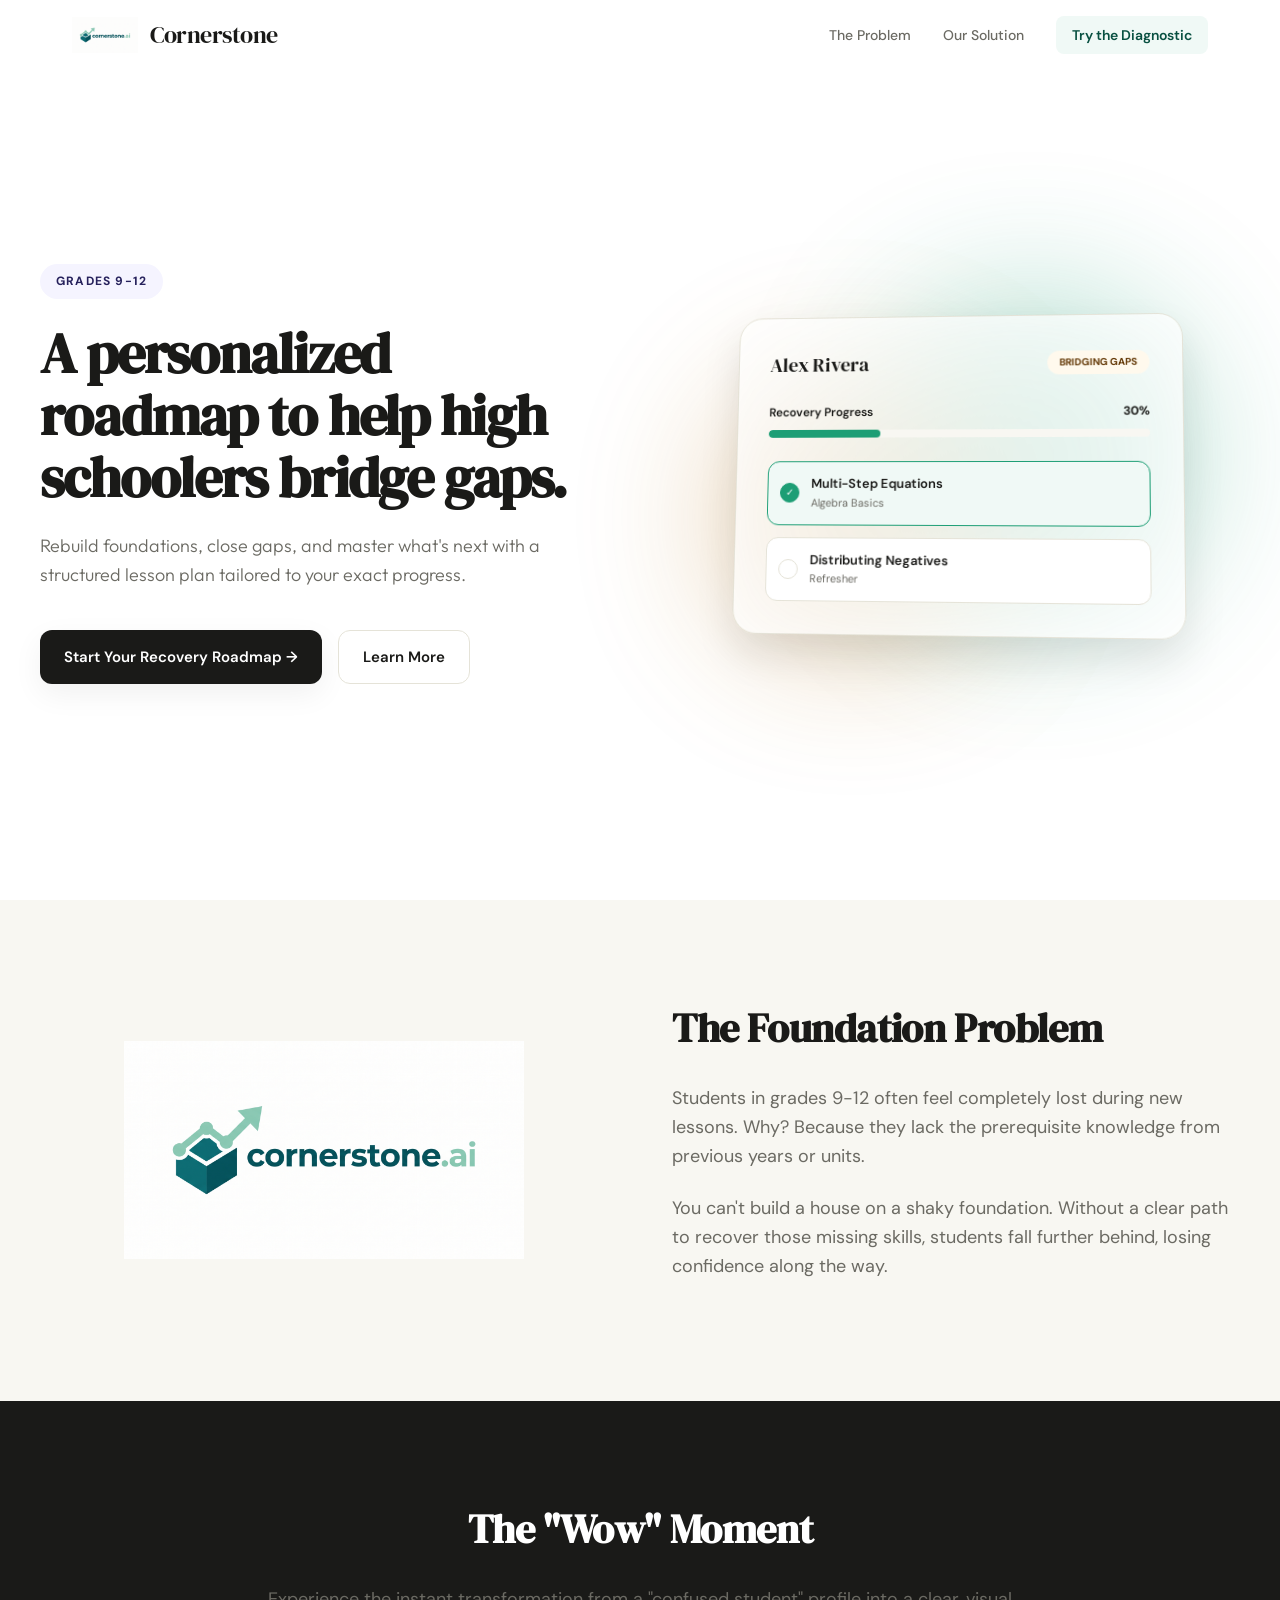
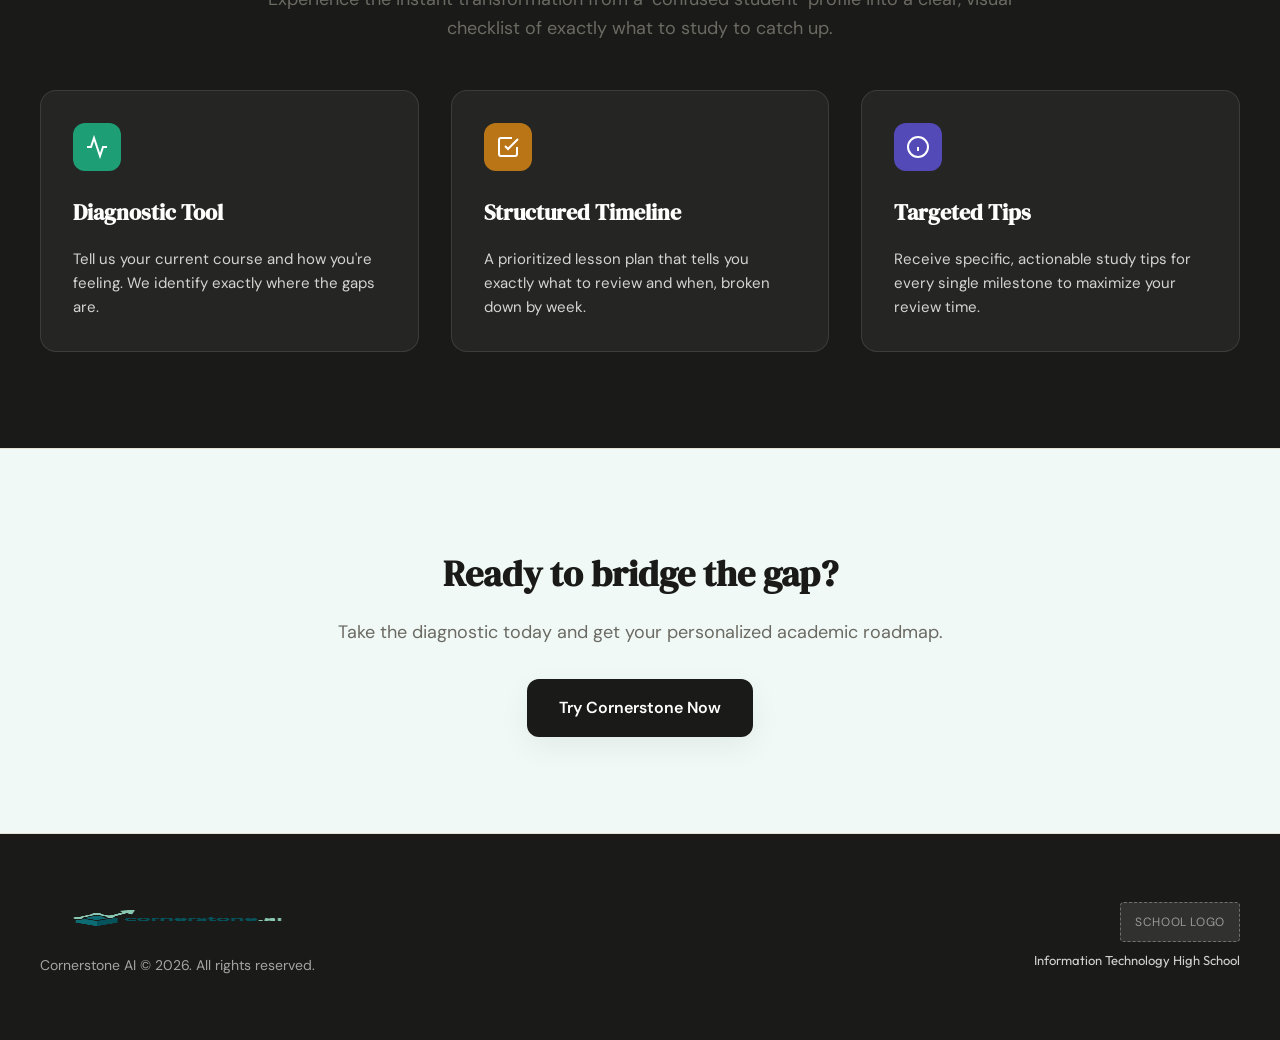
<file: Cornerstone/index.html>
<!DOCTYPE html>
<html lang="en">
<head>
    <meta charset="UTF-8">
    <meta name="viewport" content="width=device-width, initial-scale=1.0">
    <title>Cornerstone | Bridge Your Academic Gaps</title>
    <link rel="stylesheet" href="./style.css">
</head>
<body>
    <!-- Navbar -->
    <nav class="navbar">
        <div class="nav-content">
            <a href="#" class="logo-link">
                <img src="/Design/Logos/CornerStoneAILogo.png" alt="Cornerstone AI Logo" class="nav-logo">
                <span class="logo-text">Cornerstone</span>
            </a>
            <div class="nav-links">
                <a href="#problem">The Problem</a>
                <a href="#solution">Our Solution</a>
                <a href="/CornerStoneAcedemicRoadmap/index.html" class="nav-cta">Try the Diagnostic</a>
            </div>
            <!-- Mobile Menu Toggle -->
            <button class="menu-toggle" id="mobile-menu-btn">
                <svg width="24" height="24" viewBox="0 0 24 24" fill="none" xmlns="http://www.w3.org/2000/svg">
                    <path d="M3 12H21M3 6H21M3 18H21" stroke="currentColor" stroke-width="2" stroke-linecap="round" stroke-linejoin="round"/>
                </svg>
            </button>
        </div>
        <!-- Mobile Menu -->
        <div class="mobile-menu" id="mobile-menu">
            <a href="#problem" class="mobile-link">The Problem</a>
            <a href="#solution" class="mobile-link">Our Solution</a>
            <a href="/CornerStoneAcedemicRoadmap/index.html" class="mobile-cta">Try the Diagnostic</a>
        </div>
    </nav>

    <!-- Hero Section -->
    <header class="hero">
        <div class="hero-container">
            <div class="hero-text animate-up">
                <div class="hero-badge">Grades 9-12</div>
                <h1 class="hero-title">A personalized roadmap to help high schoolers bridge gaps.</h1>
                <p class="hero-subtitle">Rebuild foundations, close gaps, and master what's next with a structured lesson plan tailored to your exact progress.</p>
                <div class="hero-actions">
                    <a href="/CornerStoneAcedemicRoadmap/index.html" class="btn btn-primary">Start Your Recovery Roadmap →</a>
                    <a href="#problem" class="btn btn-secondary">Learn More</a>
                </div>
            </div>
            <div class="hero-visual animate-up delay-1">
                <div class="glass-card mockup-card">
                    <div class="mockup-header">
                        <div class="student-name">Alex Rivera</div>
                        <span class="badge badge-amber">Bridging Gaps</span>
                    </div>
                    <div class="mockup-progress">
                        <div class="pb-label"><span>Recovery Progress</span><strong>30%</strong></div>
                        <div class="pb-track"><div class="pb-fill" style="width: 30%"></div></div>
                    </div>
                    <div class="mockup-items">
                        <div class="m-item done">
                            <div class="check">✓</div>
                            <div>
                                <div class="m-title">Multi-Step Equations</div>
                                <div class="m-sub">Algebra Basics</div>
                            </div>
                        </div>
                        <div class="m-item">
                            <div class="check"></div>
                            <div>
                                <div class="m-title">Distributing Negatives</div>
                                <div class="m-sub">Refresher</div>
                            </div>
                        </div>
                    </div>
                </div>
                <!-- Blob Backgrounds for effect -->
                <div class="blob blob-1"></div>
                <div class="blob blob-2"></div>
            </div>
        </div>
    </header>

    <!-- The Problem Section -->
    <section id="problem" class="section bg-light">
        <div class="section-container">
            <div class="section-grid">
                <div class="visual-col animate-on-scroll">
                    <img src="/Design/Logos/CornerStoneAILogo.png" alt="Cornerstone Icon" class="floating-logo">
                </div>
                <div class="text-col animate-on-scroll">
                    <h2 class="section-title">The Foundation Problem</h2>
                    <p class="section-desc">Students in grades 9-12 often feel completely lost during new lessons. Why? Because they lack the prerequisite knowledge from previous years or units.</p>
                    <p class="section-desc">You can't build a house on a shaky foundation. Without a clear path to recover those missing skills, students fall further behind, losing confidence along the way.</p>
                </div>
            </div>
        </div>
    </section>

    <!-- The Solution Section -->
    <section id="solution" class="section bg-dark">
        <div class="section-container text-center animate-on-scroll">
            <h2 class="section-title text-white">The "Wow" Moment</h2>
            <p class="section-desc text-white-80 max-w-lg mx-auto">Experience the instant transformation from a "confused student" profile into a clear, visual checklist of exactly what to study to catch up.</p>
            
            <div class="features-grid mt-4">
                <div class="feature-card">
                    <div class="feature-icon bg-teal">
                        <svg width="24" height="24" viewBox="0 0 24 24" fill="none" stroke="currentColor" stroke-width="2"><path d="M22 12h-4l-3 9L9 3l-3 9H2"/></svg>
                    </div>
                    <h3>Diagnostic Tool</h3>
                    <p>Tell us your current course and how you're feeling. We identify exactly where the gaps are.</p>
                </div>
                <div class="feature-card">
                    <div class="feature-icon bg-amber">
                        <svg width="24" height="24" viewBox="0 0 24 24" fill="none" stroke="currentColor" stroke-width="2"><path d="M9 11l3 3L22 4"/><path d="M21 12v7a2 2 0 01-2 2H5a2 2 0 01-2-2V5a2 2 0 012-2h11"/></svg>
                    </div>
                    <h3>Structured Timeline</h3>
                    <p>A prioritized lesson plan that tells you exactly what to review and when, broken down by week.</p>
                </div>
                <div class="feature-card">
                    <div class="feature-icon bg-purple">
                        <svg width="24" height="24" viewBox="0 0 24 24" fill="none" stroke="currentColor" stroke-width="2"><circle cx="12" cy="12" r="10"/><path d="M12 16v-4"/><path d="M12 8h.01"/></svg>
                    </div>
                    <h3>Targeted Tips</h3>
                    <p>Receive specific, actionable study tips for every single milestone to maximize your review time.</p>
                </div>
            </div>
        </div>
    </section>

    <!-- CTA Section -->
    <section class="section cta-section">
        <div class="cta-container animate-on-scroll">
            <h2>Ready to bridge the gap?</h2>
            <p>Take the diagnostic today and get your personalized academic roadmap.</p>
            <a href="/CornerStoneAcedemicRoadmap/index.html" class="btn btn-primary btn-large">Try Cornerstone Now</a>
        </div>
    </section>

    <!-- Footer -->
    <footer class="footer">
        <div class="footer-container">
            <div class="footer-brand">
                <img src="/Design/Logos/CornerStoneAiLogoTransparent.png" alt="Cornerstone Logo" class="footer-logo">
                <p>Cornerstone AI &copy; 2026. All rights reserved.</p>
            </div>
            <div class="footer-school">
                <!-- Placeholder for the school logo -->
                <div class="school-logo-placeholder">
                    <span>School Logo</span>
                </div>
                <p class="school-name">Information Technology High School</p>
            </div>
        </div>
    </footer>

    <script src="./script.js"></script>
</body>
</html>
</file>
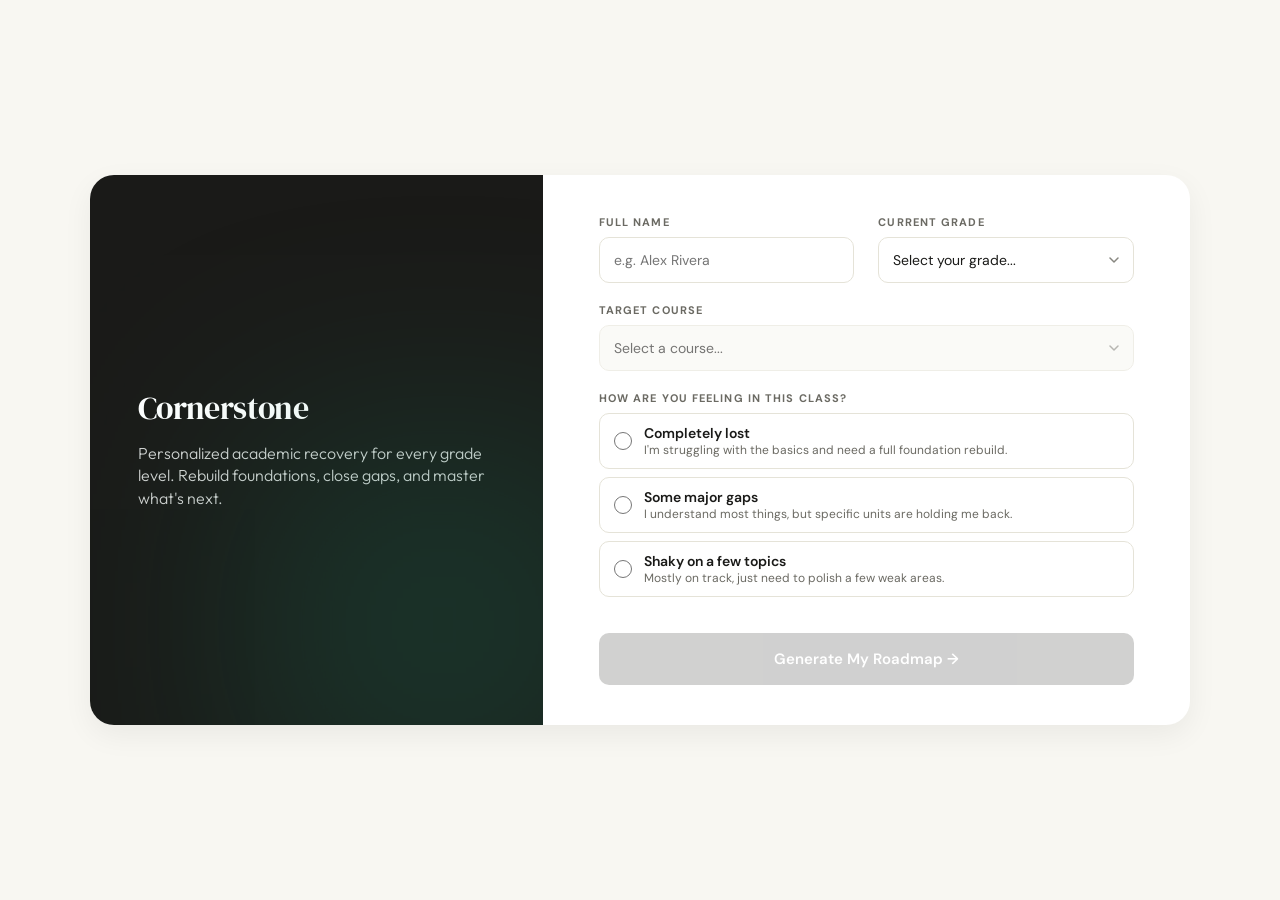
<file: Cornerstone/CornerStoneAcedemicRoadmap/index.html>
<!DOCTYPE html>
<html lang="en">
<head>
  <meta charset="UTF-8">
  <meta name="viewport" content="width=device-width, initial-scale=1.0">
  <title>Cornerstone | Personalized Academic Roadmap</title>
  <link rel="stylesheet" href="./style.css">
</head>
<body>
<div id="app">
  <!-- DIAGNOSTIC SCREEN -->
  <div class="screen active" id="s-diag">
    <div class="diag-container">
      <div class="diag-visual">
        <div class="wordmark">Cornerstone</div>
        <div class="tagline">Personalized academic recovery for every grade level. Rebuild foundations, close gaps, and master what's next.</div>
      </div>
      <div class="diag-form-wrap">
        <div class="form-row">
          <div class="field">
            <div class="field-label">Full Name</div>
            <input type="text" id="inp-name" placeholder="e.g. Alex Rivera" />
          </div>

          <div class="field">
            <div class="field-label">Current Grade</div>
            <select id="inp-grade" onchange="updateCourseOptions()">
              <option value="">Select your grade...</option>
              <option value="9">9th Grade</option>
              <option value="10">10th Grade</option>
              <option value="11">11th Grade</option>
              <option value="12">12th Grade</option>
            </select>
          </div>
        </div>

        <div class="field">
          <div class="field-label">Target Course</div>
          <select id="inp-course" disabled onchange="validateForm()">
            <option value="">Select a course...</option>
          </select>
        </div>

        <div class="field">
          <div class="field-label">How are you feeling in this class?</div>
          <div class="progress-group" id="prog-group">
            <label class="prog-row" onclick="selectProg(this)">
              <input type="radio" name="prog" value="lost" onchange="validateForm()">
              <div>
                <div class="prog-label">Completely lost</div>
                <div class="prog-desc">I'm struggling with the basics and need a full foundation rebuild.</div>
              </div>
            </label>
            <label class="prog-row" onclick="selectProg(this)">
              <input type="radio" name="prog" value="gaps" onchange="validateForm()">
              <div>
                <div class="prog-label">Some major gaps</div>
                <div class="prog-desc">I understand most things, but specific units are holding me back.</div>
              </div>
            </label>
            <label class="prog-row" onclick="selectProg(this)">
              <input type="radio" name="prog" value="shaky" onchange="validateForm()">
              <div>
                <div class="prog-label">Shaky on a few topics</div>
                <div class="prog-desc">Mostly on track, just need to polish a few weak areas.</div>
              </div>
            </label>
          </div>
        </div>

        <button class="cta" id="gen-btn" onclick="generateRoadmap()" disabled>Generate My Roadmap →</button>
      </div>
    </div>
  </div>

  <!-- ROADMAP SCREEN -->
  <div class="screen" id="s-roadmap">
    <div class="roadmap-header">
      <button class="back-btn" onclick="goBack()">← Edit Details</button>
      
      <div class="student-banner">
        <div>
          <div class="student-name" id="r-name"></div>
          <div class="student-meta" id="r-meta"></div>
        </div>
        <span class="badge" id="r-badge"></span>
      </div>

      <div class="progress-bar-wrap">
        <div class="pb-label"><span>Recovery Progress</span><strong id="pb-pct">0%</strong></div>
        <div class="pb-track"><div class="pb-fill" id="pb-fill"></div></div>
      </div>
    </div>

    <div class="roadmap-content">
      <div class="roadmap-grid">
        <div class="roadmap-col">
          <div class="section-header"><span>Priority Gaps</span><div class="section-line"></div></div>
          <div class="milestone-list" id="gaps-list"></div>
        </div>

        <div class="roadmap-col">
          <div class="section-header"><span>Upcoming Units</span><div class="section-line"></div></div>
          <div class="milestone-list" id="next-list"></div>
        </div>
      </div>

      <div class="tip-box" id="tip-box">
        <div class="tip-icon">
          <svg width="20" height="20" viewBox="0 0 20 20" fill="none" xmlns="http://www.w3.org/2000/svg">
            <path d="M10 2L12.5 7.5L18.5 8.5L14 13L15.5 19L10 16L4.5 19L6 13L1.5 8.5L7.5 7.5L10 2Z" fill="#534AB7"/>
          </svg>
        </div>
        <div id="tip-text"></div>
      </div>
    </div>
  </div>
</div>

<script src="./script.js"></script>
</body>
</html>
</file>
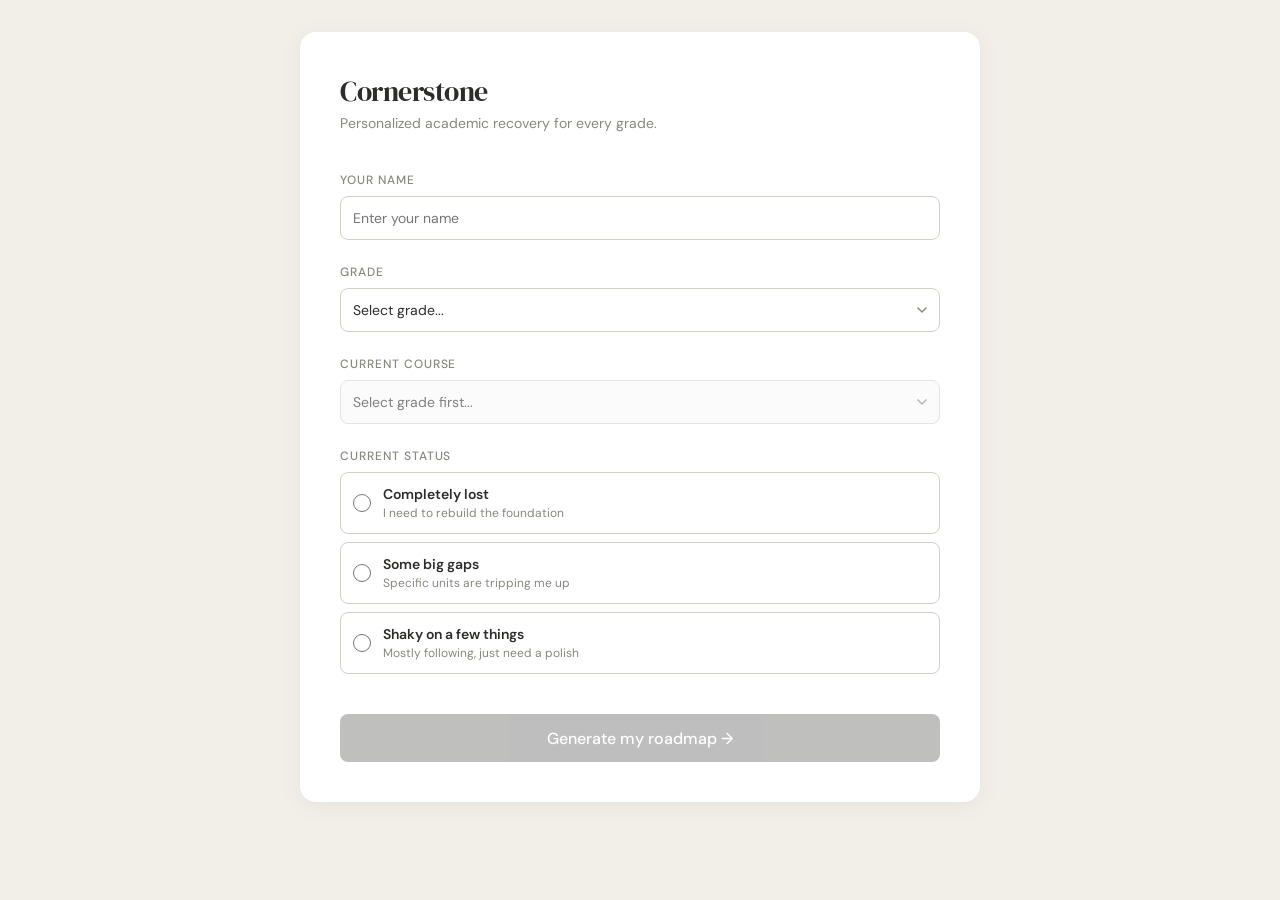
<file: gemini-code-1777307343162.html>
<!DOCTYPE html>
<html lang="en">
<head>
  <meta charset="UTF-8">
  <meta name="viewport" content="width=device-width, initial-scale=1.0">
  <title>Cornerstone | Personalized Roadmap</title>
  <style>
    @import url('https://fonts.googleapis.com/css2?family=DM+Serif+Display&family=DM+Sans:wght@400;500&display=swap');
    *{box-sizing:border-box;margin:0;padding:0}
    :root{
      --serif:'DM Serif Display',serif;
      --sans:'DM Sans',sans-serif;
      --stone:#2C2C2A;--stone-mid:#888780;--stone-light:#F1EFE8;--stone-border:#D3D1C7;
      --teal-bg:#E1F5EE;--teal-mid:#1D9E75;--teal-dark:#085041;
      --amber-bg:#FAEEDA;--amber-mid:#BA7517;--amber-dark:#633806;
      --coral-bg:#FAECE7;--coral-mid:#D85A30;--coral-dark:#4A1B0C;
      --purple-bg:#EEEDFE;--purple-mid:#534AB7;--purple-dark:#26215C;
    }
    body{font-family:var(--sans);background:var(--stone-light);color:var(--stone);padding:2rem 1rem}
    #app{max-width:680px;margin:0 auto;background:#fff;padding:2.5rem;border-radius:16px;box-shadow:0 4px 24px rgba(0,0,0,0.05)}
    .screen{display:none}
    .screen.active{display:block}
    .wordmark{font-family:var(--serif);font-size:28px;letter-spacing:-.5px;margin-bottom:.25rem}
    .tagline{font-size:14px;color:var(--stone-mid);margin-bottom:2.5rem}
    .field-label{font-size:12px;font-weight:500;text-transform:uppercase;letter-spacing:.08em;color:var(--stone-mid);margin-bottom:.5rem}
    .field{margin-bottom:1.5rem}
    select,input[type=text]{
      width:100%;height:44px;padding:0 12px;border:1px solid var(--stone-border);
      border-radius:8px;font-family:var(--sans);font-size:14px;background:#fff;color:var(--stone);
      appearance:none;-webkit-appearance:none;cursor:pointer;outline:none;
    }
    select:disabled{background-color:#f9f9f9;cursor:not-allowed;opacity:0.6}
    select{background-image:url("data:image/svg+xml,%3Csvg width='10' height='6' viewBox='0 0 10 6' fill='none' xmlns='http://www.w3.org/2000/svg'%3E%3Cpath d='M1 1l4 4 4-4' stroke='%23888780' stroke-width='1.5' stroke-linecap='round' stroke-linejoin='round'/%3E%3C/svg%3E");
      background-repeat:no-repeat;background-position:right 12px center;padding-right:32px}
    .progress-group{display:flex;flex-direction:column;gap:8px}
    .prog-row{display:flex;align-items:center;gap:12px;padding:12px;border:1px solid var(--stone-border);border-radius:8px;cursor:pointer;transition:all .15s}
    .prog-row:hover{background:var(--stone-light)}
    .prog-row.selected{background:var(--teal-bg);border-color:var(--teal-mid)}
    .prog-row input[type=radio]{accent-color:var(--teal-mid);width:18px;height:18px;flex-shrink:0}
    .prog-label{font-size:14px;font-weight:600}
    .prog-desc{font-size:12px;color:var(--stone-mid);margin-top:2px}
    .cta{width:100%;height:48px;background:var(--stone);color:#fff;border:none;border-radius:8px;
      font-family:var(--sans);font-size:16px;font-weight:500;cursor:pointer;margin-top:1rem;transition:opacity .2s}
    .cta:hover{opacity:.9}
    .cta:disabled{opacity:.3;cursor:not-allowed}
    .back-btn{background:none;border:1px solid var(--stone-border);border-radius:6px;padding:6px 12px;
      font-size:12px;color:var(--stone-mid);cursor:pointer;margin-bottom:1.5rem}
    .student-banner{background:var(--stone-light);border-radius:12px;padding:1.25rem;margin-bottom:1.5rem;
      display:flex;align-items:center;justify-content:space-between}
    .student-name{font-family:var(--serif);font-size:22px}
    .student-meta{font-size:14px;color:var(--stone-mid)}
    .badge{font-size:11px;font-weight:600;padding:5px 12px;border-radius:20px;text-transform:uppercase}
    .badge-teal{background:var(--teal-bg);color:var(--teal-dark)}
    .badge-amber{background:var(--amber-bg);color:var(--amber-dark)}
    .badge-coral{background:var(--coral-bg);color:var(--coral-dark)}
    .section-header{font-size:11px;font-weight:600;text-transform:uppercase;letter-spacing:.1em;
      color:var(--stone-mid);margin:1.5rem 0 1rem;display:flex;align-items:center;gap:10px}
    .section-line{flex:1;height:1px;background:var(--stone-border)}
    .milestone-list{display:flex;flex-direction:column;gap:8px}
    .milestone{display:flex;align-items:center;gap:12px;padding:14px;border:1px solid var(--stone-border);
      border-radius:10px;cursor:pointer;transition:background .2s}
    .milestone.done{background:var(--teal-bg);border-color:var(--teal-mid)}
    .check{width:22px;height:22px;border-radius:50%;border:1px solid var(--stone-border);
      display:flex;align-items:center;justify-content:center;background:#fff}
    .milestone.done .check{background:var(--teal-mid);border-color:var(--teal-mid)}
    .checkmark{width:12px;height:12px;stroke:#fff;fill:none;stroke-width:2.5;display:none}
    .milestone.done .checkmark{display:block}
    .m-content{flex:1}
    .m-title{font-size:14px;font-weight:500}
    .m-sub{font-size:12px;color:var(--stone-mid)}
    .m-week{font-size:10px;font-weight:600;padding:3px 8px;border-radius:4px}
    .week-now{background:var(--purple-bg);color:var(--purple-dark)}
    .week-soon{background:var(--amber-bg);color:var(--amber-dark)}
    .progress-bar-wrap{margin-bottom:2rem}
    .pb-label{display:flex;justify-content:space-between;font-size:13px;margin-bottom:8px}
    .pb-track{height:8px;background:var(--stone-light);border-radius:10px;overflow:hidden}
    .pb-fill{height:100%;background:var(--teal-mid);width:0%;transition:width 0.6s cubic-bezier(0.4, 0, 0.2, 1)}
    .tip-box{background:var(--purple-bg);border-radius:10px;padding:1.25rem;margin-top:2rem;
      font-size:14px;color:var(--purple-dark);line-height:1.6;border-left:4px solid var(--purple-mid)}
  </style>
</head>
<body>

<div id="app">
  <div class="screen active" id="s-diag">
    <div class="wordmark">Cornerstone</div>
    <div class="tagline">Personalized academic recovery for every grade.</div>

    <div class="field">
      <div class="field-label">Your name</div>
      <input type="text" id="inp-name" placeholder="Enter your name" />
    </div>

    <div class="field">
      <div class="field-label">Grade</div>
      <select id="inp-grade" onchange="updateCourseOptions()">
        <option value="">Select grade...</option>
        <option value="9">9th grade</option>
        <option value="10">10th grade</option>
        <option value="11">11th grade</option>
        <option value="12">12th grade</option>
      </select>
    </div>

    <div class="field">
      <div class="field-label">Current course</div>
      <select id="inp-course" disabled onchange="validateForm()">
        <option value="">Select grade first...</option>
      </select>
    </div>

    <div class="field">
      <div class="field-label">Current Status</div>
      <div class="progress-group" id="prog-group">
        <label class="prog-row" onclick="selectProg(this)">
          <input type="radio" name="prog" value="lost" onchange="validateForm()">
          <div><div class="prog-label">Completely lost</div><div class="prog-desc">I need to rebuild the foundation</div></div>
        </label>
        <label class="prog-row" onclick="selectProg(this)">
          <input type="radio" name="prog" value="gaps" onchange="validateForm()">
          <div><div class="prog-label">Some big gaps</div><div class="prog-desc">Specific units are tripping me up</div></div>
        </label>
        <label class="prog-row" onclick="selectProg(this)">
          <input type="radio" name="prog" value="shaky" onchange="validateForm()">
          <div><div class="prog-label">Shaky on a few things</div><div class="prog-desc">Mostly following, just need a polish</div></div>
        </label>
      </div>
    </div>

    <button class="cta" id="gen-btn" onclick="generateRoadmap()" disabled>Generate my roadmap →</button>
  </div>

  <div class="screen" id="s-roadmap">
    <button class="back-btn" onclick="goBack()">← Start over</button>
    <div class="student-banner">
      <div>
        <div class="student-name" id="r-name"></div>
        <div class="student-meta" id="r-meta"></div>
      </div>
      <span class="badge" id="r-badge"></span>
    </div>

    <div class="progress-bar-wrap">
      <div class="pb-label"><span>Recovery Progress</span><strong id="pb-pct">0%</strong></div>
      <div class="pb-track"><div class="pb-fill" id="pb-fill"></div></div>
    </div>

    <div class="section-header"><span>Priority Gaps</span><div class="section-line"></div></div>
    <div class="milestone-list" id="gaps-list"></div>

    <div class="section-header"><span>Upcoming Units</span><div class="section-line"></div></div>
    <div class="milestone-list" id="next-list"></div>

    <div class="tip-box" id="tip-box"></div>
  </div>
</div>

<script>
const GRADE_COURSES = {
  "9": ["algebra1", "biology", "world_hist", "english9"],
  "10": ["geometry", "chemistry", "us_hist", "english10"],
  "11": ["algebra2", "physics", "usgov", "english11"],
  "12": ["precalc", "ap_stats", "econ", "english12"]
};

const CURRICULUM = {
  algebra1: {
    label: "Algebra I",
    lost: [
      {title: "Integers & Absolute Value", sub: "Foundation", week: "Week 1", phase: "gap"},
      {title: "The Distributive Property", sub: "Algebra Basics", week: "Week 1-2", phase: "gap"},
      {title: "Solving One-Step Equations", sub: "Current Unit", week: "Week 3", phase: "next"}
    ],
    gaps: [
      {title: "Multi-Step Equations", sub: "Algebra Basics", week: "Week 1", phase: "gap"},
      {title: "Variables on Both Sides", sub: "Unit 2 Prep", week: "Week 2", phase: "next"}
    ],
    shaky: [
      {title: "Literal Equations", sub: "Review", week: "Week 1", phase: "gap"},
      {title: "Inequalities on a Number Line", sub: "Current Unit", week: "Week 2", phase: "next"}
    ],
    tip: { lost: "Focus on negative numbers first; they are the #1 cause of mistakes in Algebra I.", gaps: "Master the 'Golden Rule' of equations: what you do to one side, you must do to the other.", shaky: "Practice word problems; translating English to Math is your final hurdle." }
  },
  geometry: {
    label: "Geometry",
    lost: [
      {title: "Segments & Midpoints", sub: "Unit 1", week: "Week 1", phase: "gap"},
      {title: "Angle Addition Postulate", sub: "Foundation", week: "Week 2", phase: "gap"},
      {title: "Parallel Line Theorems", sub: "Current Unit", week: "Week 3", phase: "next"}
    ],
    gaps: [
      {title: "Transversals & Angles", sub: "Unit 2", week: "Week 1", phase: "gap"},
      {title: "Intro to Triangle Proofs", sub: "Unit 3 Prep", week: "Week 2", phase: "next"}
    ],
    shaky: [
      {title: "Conditional Statements", sub: "Logic Review", week: "Week 1", phase: "gap"},
      {title: "SSS, SAS, ASA Postulates", sub: "Current Unit", week: "Week 2", phase: "next"}
    ],
    tip: { lost: "Geometry is visual. If there is no picture, draw one immediately.", gaps: "Don't memorize proofs; learn the 'reasons' like vertical angles or reflexive property first.", shaky: "Focus on CPCTC. It's the key to finishing almost every triangle proof." }
  },
  physics: {
    label: "Physics",
    lost: [
      {title: "Scientific Notation & Units", sub: "Math Prep", week: "Week 1", phase: "gap"},
      {title: "Vector Addition (Head-to-Tail)", sub: "Unit 1", week: "Week 2", phase: "gap"},
      {title: "1D Kinematics Equations", sub: "Current Unit", week: "Week 3", phase: "next"}
    ],
    gaps: [
      {title: "Velocity vs. Acceleration Graphs", sub: "Unit 1", week: "Week 1", phase: "gap"},
      {title: "Free Fall & Gravity", sub: "Current Unit", week: "Week 2", phase: "next"}
    ],
    shaky: [
      {title: "Calculating Net Force", sub: "Refresher", week: "Week 1", phase: "gap"},
      {title: "Newton's Second Law (F=ma)", sub: "Current Unit", week: "Week 2", phase: "next"}
    ],
    tip: { lost: "Physics is Algebra with units. If your units don't cancel out, your answer is wrong.", gaps: "Master the 'Big 3' kinematics equations before moving to 2D motion.", shaky: "Vectors are just triangles. Brush up on SOH-CAH-TOA." }
  },
  ap_stats: {
    label: "AP Statistics",
    lost: [
      {title: "Categorical vs Quantitative Data", sub: "Unit 1", week: "Week 1", phase: "gap"},
      {title: "Standard Deviation Meaning", sub: "Foundation", week: "Week 2", phase: "gap"},
      {title: "Normal Distributions (Z-Scores)", sub: "Current Unit", week: "Week 3", phase: "next"}
    ],
    gaps: [
      {title: "The 68-95-99.7 Rule", sub: "Unit 2", week: "Week 1", phase: "gap"},
      {title: "Residuals & Least Squares", sub: "Unit 3 Prep", week: "Week 2", phase: "next"}
    ],
    shaky: [
      {title: "Correlation Coefficient (r)", sub: "Review", week: "Week 1", phase: "gap"},
      {title: "Sampling Methods & Bias", sub: "Current Unit", week: "Week 2", phase: "next"}
    ],
    tip: { lost: "Context is king. Never just give a number; explain what it means for the data set.", gaps: "The Normal Curve is the foundation for the entire second semester. Master it now.", shaky: "Practice your calculator shortcuts for 1-Var Stats to save time on exams." }
  },
  // Placeholders for remaining expanded courses
  world_hist: { label: "World History", lost: [{title:"Timeline Analysis", sub:"Skill", week:"W1", phase:"gap"}], gaps: [], shaky: [], tip: { lost: "History is a story, not just dates." } },
  biology: { label: "Biology", lost: [{title:"Cell Theory", sub:"Unit 1", week:"W1", phase:"gap"}], gaps: [], shaky: [], tip: { lost: "Draw the organelles!" } },
  chemistry: { label: "Chemistry", lost: [{title:"Valence Electrons", sub:"Unit 1", week:"W1", phase:"gap"}], gaps: [], shaky: [], tip: { lost: "The Periodic Table is a cheat sheet." } },
  usgov: { label: "U.S. Government", lost: [{title:"Checks & Balances", sub:"Unit 1", week:"W1", phase:"gap"}], gaps: [], shaky: [], tip: { lost: "Focus on the 3 branches." } },
  precalc: { label: "Pre-Calculus", lost: [{title:"Unit Circle", sub:"Trig", week:"W1", phase:"gap"}], gaps: [], shaky: [], tip: { lost: "Radian measures are just fractions." } },
  english10: { label: "English 10", lost: [{title:"PEEL Paragraphs", sub:"Writing", week:"W1", phase:"gap"}], gaps: [], shaky: [], tip: { lost: "Evidence first, then analysis." } }
};

function updateCourseOptions() {
  const grade = document.getElementById('inp-grade').value;
  const courseSelect = document.getElementById('inp-course');
  courseSelect.innerHTML = '<option value="">Select course...</option>';
  
  if (grade && GRADE_COURSES[grade]) {
    GRADE_COURSES[grade].forEach(key => {
      if (CURRICULUM[key]) {
        const opt = document.createElement('option');
        opt.value = key;
        opt.textContent = CURRICULUM[key].label;
        courseSelect.appendChild(opt);
      }
    });
    courseSelect.disabled = false;
  } else {
    courseSelect.disabled = true;
  }
  validateForm();
}

function selectProg(el) {
  document.querySelectorAll('.prog-row').forEach(r => r.classList.remove('selected'));
  el.classList.add('selected');
  el.querySelector('input').checked = true;
  validateForm();
}

function validateForm() {
  const name = document.getElementById('inp-name').value.trim();
  const grade = document.getElementById('inp-grade').value;
  const course = document.getElementById('inp-course').value;
  const prog = document.querySelector('input[name="prog"]:checked');
  document.getElementById('gen-btn').disabled = !(name && grade && course && prog);
}

function generateRoadmap() {
  const name = document.getElementById('inp-name').value.trim();
  const grade = document.getElementById('inp-grade').value;
  const courseKey = document.getElementById('inp-course').value;
  const prog = document.querySelector('input[name="prog"]:checked').value;
  const data = CURRICULUM[courseKey];

  document.getElementById('r-name').textContent = name;
  document.getElementById('r-meta').textContent = `${grade}th Grade · ${data.label}`;

  const badgeEl = document.getElementById('r-badge');
  const badges = {
    lost: ['Needs Foundation','badge-coral'],
    gaps: ['Bridging Gaps','badge-amber'],
    shaky: ['Polishing','badge-teal']
  };
  badgeEl.textContent = badges[prog][0];
  badgeEl.className = 'badge ' + badges[prog][1];

  const milestones = data[prog];
  const gaps = milestones.filter(m => m.phase === 'gap');
  const nexts = milestones.filter(m => m.phase === 'next');

  renderList(gaps, 'gaps-list');
  renderList(nexts, 'next-list');
  
  document.getElementById('tip-box').innerHTML = `<strong>Study Strategy:</strong> ${data.tip[prog] || "Focus on consistent daily review."}`;
  updateProgress(milestones.length);

  document.getElementById('s-diag').classList.remove('active');
  document.getElementById('s-roadmap').classList.add('active');
}

function renderList(items, containerId) {
  const el = document.getElementById(containerId);
  el.innerHTML = '';
  items.forEach(m => {
    const div = document.createElement('div');
    div.className = 'milestone';
    div.innerHTML = `
      <div class="check"><svg class="checkmark" viewBox="0 0 10 8"><polyline points="1 4 3.5 6.5 9 1"/></svg></div>
      <div class="m-content">
        <div class="m-title">${m.title}</div>
        <div class="m-sub">${m.sub}</div>
      </div>
      <span class="m-week ${m.phase === 'gap' ? 'week-now' : 'week-soon'}">${m.week}</span>`;
    div.onclick = () => {
      div.classList.toggle('done');
      updateProgress();
    };
    el.appendChild(div);
  });
}

function updateProgress() {
  const total = document.querySelectorAll('.milestone').length;
  const done = document.querySelectorAll('.milestone.done').length;
  const pct = total === 0 ? 0 : Math.round((done / total) * 100);
  document.getElementById('pb-pct').textContent = pct + '%';
  document.getElementById('pb-fill').style.width = pct + '%';
}

function goBack() {
  document.getElementById('s-roadmap').classList.remove('active');
  document.getElementById('s-diag').classList.add('active');
}

document.getElementById('inp-name').oninput = validateForm;
</script>
</body>
</html>
</file>
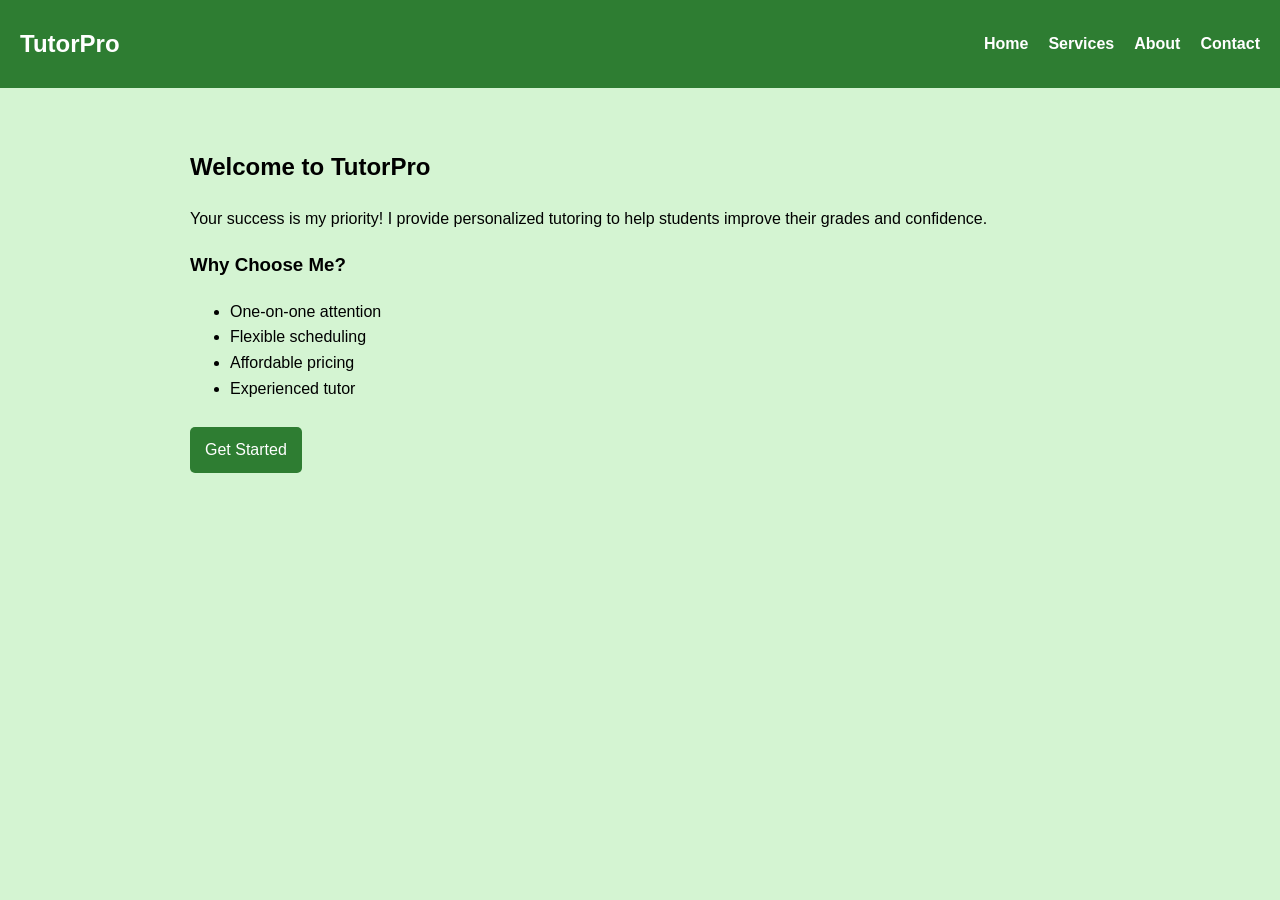
<file: HTML/home.html>
<!DOCTYPE html>
<html lang="en">

<head>
    <meta charset="UTF-8">
    <meta name="viewport" content="width=device-width, initial-scale=1.0">
    <title>TutorPro - Home</title>
    <link rel="stylesheet" href="../Style/style.css">
</head>

<body>

    <header>
        <nav>
            <h1 class="logo">TutorPro</h1>
            <ul class="nav-links">
                <li><a href="home.html">Home</a></li>
                <li><a href="service.html">Services</a></li>
                <li><a href="about.html">About</a></li>
                <li><a href="contact.html">Contact</a></li>
            </ul>
        </nav>
    </header>

    <section>
        <h2>Welcome to TutorPro</h2>
        <p>Your success is my priority! I provide personalized tutoring to help students improve their grades and
            confidence.</p>

        <h3>Why Choose Me?</h3>
        <ul>
            <li>One-on-one attention</li>
            <li>Flexible scheduling</li>
            <li>Affordable pricing</li>
            <li>Experienced tutor</li>
        </ul>

        <a href="contact.html" class="btn">Get Started</a>
    </section>

</body>

</html>
</file>
<file: Cornerstone/style.css>
@import url('https://fonts.googleapis.com/css2?family=DM+Serif+Display&family=DM+Sans:wght@400;500;600;700&family=Outfit:wght@300;400;600&display=swap');

:root {
  --serif: 'DM Serif Display', serif;
  --sans: 'DM Sans', sans-serif;
  --outfit: 'Outfit', sans-serif;
  --stone: #1A1A18;
  --stone-mid: #6B6A63;
  --stone-light: #F8F7F2;
  --stone-border: #E5E3D8;
  --teal-bg: #F0F9F6;
  --teal-mid: #1D9E75;
  --teal-dark: #085041;
  --amber-bg: #FFF9ED;
  --amber-mid: #BA7517;
  --amber-dark: #633806;
  --purple-bg: #F5F4FF;
  --purple-mid: #534AB7;
  --purple-dark: #26215C;
  --white: #FFFFFF;
  --shadow-sm: 0 2px 4px rgba(0,0,0,0.02);
  --shadow-md: 0 10px 30px rgba(0,0,0,0.06);
  --shadow-lg: 0 20px 40px rgba(0,0,0,0.1);
  --transition: all 0.3s cubic-bezier(0.4, 0, 0.2, 1);
}

* { box-sizing: border-box; margin: 0; padding: 0; }

html { scroll-behavior: smooth; }

body {
  font-family: var(--sans);
  background-color: var(--white);
  color: var(--stone);
  overflow-x: hidden;
  line-height: 1.6;
}

/* Utilities */
.bg-light { background-color: var(--stone-light); }
.bg-dark { background-color: var(--stone); color: var(--white); }
.text-center { text-align: center; }
.text-white { color: var(--white); }
.text-white-80 { color: rgba(255,255,255,0.8); }
.mx-auto { margin-left: auto; margin-right: auto; }
.max-w-lg { max-width: 800px; }
.mt-4 { margin-top: 3rem; }

/* Buttons */
.btn {
  display: inline-flex;
  align-items: center;
  justify-content: center;
  padding: 0.875rem 1.5rem;
  border-radius: 12px;
  font-family: var(--sans);
  font-weight: 600;
  font-size: 15px;
  text-decoration: none;
  transition: var(--transition);
  cursor: pointer;
  border: none;
}
.btn-primary {
  background-color: var(--stone);
  color: var(--white);
  box-shadow: var(--shadow-md);
}
.btn-primary:hover {
  background-color: var(--teal-mid);
  transform: translateY(-2px);
}
.btn-secondary {
  background-color: var(--white);
  color: var(--stone);
  border: 1.5px solid var(--stone-border);
}
.btn-secondary:hover {
  border-color: var(--stone-mid);
  transform: translateY(-2px);
}
.btn-large {
  padding: 1rem 2rem;
  font-size: 16px;
}

/* Navbar */
.navbar {
  position: fixed;
  top: 0;
  left: 0;
  right: 0;
  background: rgba(255, 255, 255, 0.9);
  backdrop-filter: blur(12px);
  -webkit-backdrop-filter: blur(12px);
  z-index: 100;
  border-bottom: 1px solid transparent;
  transition: var(--transition);
}
.navbar.scrolled {
  border-bottom: 1px solid var(--stone-border);
  box-shadow: var(--shadow-sm);
}
.nav-content {
  max-width: 1200px;
  margin: 0 auto;
  padding: 1rem 2rem;
  display: flex;
  align-items: center;
  justify-content: space-between;
}
.logo-link {
  display: flex;
  align-items: center;
  gap: 12px;
  text-decoration: none;
  color: var(--stone);
}
.nav-logo {
  height: 36px;
  width: auto;
}
.logo-text {
  font-family: var(--serif);
  font-size: 24px;
  letter-spacing: -0.02em;
}
.nav-links {
  display: flex;
  align-items: center;
  gap: 2rem;
}
.nav-links a:not(.nav-cta) {
  text-decoration: none;
  color: var(--stone-mid);
  font-size: 14px;
  font-weight: 500;
  transition: var(--transition);
}
.nav-links a:not(.nav-cta):hover {
  color: var(--stone);
}
.nav-cta {
  background: var(--teal-bg);
  color: var(--teal-dark);
  text-decoration: none;
  padding: 0.5rem 1rem;
  border-radius: 8px;
  font-size: 14px;
  font-weight: 600;
  transition: var(--transition);
}
.nav-cta:hover {
  background: var(--teal-mid);
  color: var(--white);
}
.menu-toggle {
  display: none;
  background: none;
  border: none;
  color: var(--stone);
  cursor: pointer;
}
.mobile-menu {
  display: none;
  flex-direction: column;
  background: var(--white);
  padding: 1rem 2rem 2rem;
  border-bottom: 1px solid var(--stone-border);
}
.mobile-menu.open {
  display: flex;
}
.mobile-link {
  padding: 1rem 0;
  text-decoration: none;
  color: var(--stone);
  font-weight: 500;
  border-bottom: 1px solid var(--stone-light);
}
.mobile-cta {
  margin-top: 1rem;
  text-align: center;
  background: var(--teal-bg);
  color: var(--teal-dark);
  text-decoration: none;
  padding: 0.75rem;
  border-radius: 8px;
  font-weight: 600;
}

@media (max-width: 768px) {
  .nav-links { display: none; }
  .menu-toggle { display: block; }
}

/* Hero Section */
.hero {
  padding: 8rem 2rem 5rem;
  min-height: 100vh;
  display: flex;
  align-items: center;
  background-image: radial-gradient(var(--stone-border) 0.5px, transparent 0.5px);
  background-size: 24px 24px;
  position: relative;
  overflow: hidden;
}
.hero-container {
  max-width: 1200px;
  margin: 0 auto;
  display: grid;
  grid-template-columns: 1fr 1fr;
  gap: 4rem;
  align-items: center;
}
.hero-badge {
  display: inline-block;
  background: var(--purple-bg);
  color: var(--purple-dark);
  font-size: 12px;
  font-weight: 700;
  text-transform: uppercase;
  letter-spacing: 0.1em;
  padding: 0.5rem 1rem;
  border-radius: 20px;
  margin-bottom: 1.5rem;
}
.hero-title {
  font-family: var(--serif);
  font-size: 56px;
  line-height: 1.1;
  color: var(--stone);
  margin-bottom: 1.5rem;
  letter-spacing: -0.02em;
}
.hero-subtitle {
  font-family: var(--outfit);
  font-size: 18px;
  color: var(--stone-mid);
  margin-bottom: 2.5rem;
  font-weight: 300;
  max-width: 90%;
}
.hero-actions {
  display: flex;
  gap: 1rem;
}
@media (max-width: 992px) {
  .hero-container { grid-template-columns: 1fr; text-align: center; gap: 3rem; }
  .hero-title { font-size: 42px; }
  .hero-subtitle { margin: 0 auto 2.5rem; }
  .hero-actions { justify-content: center; flex-direction: column; }
}

/* Hero Visual & Mockup */
.hero-visual {
  position: relative;
  height: 100%;
  display: flex;
  justify-content: center;
  align-items: center;
}
.blob {
  position: absolute;
  border-radius: 50%;
  filter: blur(80px);
  z-index: -1;
  opacity: 0.4;
}
.blob-1 {
  width: 300px;
  height: 300px;
  background: var(--teal-mid);
  top: 10%;
  right: 10%;
}
.blob-2 {
  width: 250px;
  height: 250px;
  background: var(--amber-mid);
  bottom: 10%;
  left: 10%;
}

.glass-card {
  background: rgba(255, 255, 255, 0.8);
  backdrop-filter: blur(20px);
  -webkit-backdrop-filter: blur(20px);
  border: 1px solid var(--stone-border);
  border-radius: 24px;
  box-shadow: var(--shadow-lg);
  width: 100%;
  max-width: 450px;
  padding: 2rem;
  transform: perspective(1000px) rotateY(-5deg) rotateX(5deg);
  transition: transform 0.5s ease;
}
.glass-card:hover {
  transform: perspective(1000px) rotateY(0deg) rotateX(0deg);
}
.mockup-header {
  display: flex;
  justify-content: space-between;
  align-items: center;
  margin-bottom: 1.5rem;
}
.student-name {
  font-family: var(--serif);
  font-size: 20px;
}
.badge { font-size: 10px; font-weight: 700; padding: 4px 12px; border-radius: 20px; text-transform: uppercase; }
.badge-amber { background: var(--amber-bg); color: var(--amber-dark); }

.mockup-progress { margin-bottom: 1.5rem; }
.pb-label { display: flex; justify-content: space-between; font-size: 12px; font-weight: 600; margin-bottom: 8px; }
.pb-track { height: 8px; background: var(--stone-light); border-radius: 10px; overflow: hidden; }
.pb-fill { height: 100%; background: var(--teal-mid); border-radius: 10px; }

.mockup-items { display: flex; flex-direction: column; gap: 0.75rem; }
.m-item {
  display: flex;
  align-items: center;
  gap: 12px;
  padding: 12px;
  border: 1.5px solid var(--stone-border);
  border-radius: 12px;
  background: var(--white);
}
.m-item.done { background: var(--teal-bg); border-color: var(--teal-mid); }
.m-item .check {
  width: 20px; height: 20px; border-radius: 50%;
  border: 1.5px solid var(--stone-border);
  display: flex; align-items: center; justify-content: center;
  font-size: 10px; color: transparent;
}
.m-item.done .check { background: var(--teal-mid); border-color: var(--teal-mid); color: var(--white); }
.m-title { font-size: 13px; font-weight: 600; }
.m-sub { font-size: 11px; color: var(--stone-mid); }

/* Sections */
.section { padding: 6rem 2rem; }
.section-container { max-width: 1200px; margin: 0 auto; }
.section-title {
  font-family: var(--serif);
  font-size: 40px;
  margin-bottom: 1.5rem;
  letter-spacing: -0.01em;
}
.section-desc {
  font-size: 18px;
  color: var(--stone-mid);
  margin-bottom: 1.5rem;
}

/* Problem Section */
.section-grid {
  display: grid;
  grid-template-columns: 1fr 1fr;
  gap: 4rem;
  align-items: center;
}
.floating-logo {
  width: 100%;
  max-width: 400px;
  animation: float 6s ease-in-out infinite;
  display: block;
  margin: 0 auto;
}
@keyframes float {
  0% { transform: translateY(0px); }
  50% { transform: translateY(-20px); }
  100% { transform: translateY(0px); }
}
@media (max-width: 992px) {
  .section-grid { grid-template-columns: 1fr; }
  .visual-col { order: -1; }
}

/* Solution / Features */
.features-grid {
  display: grid;
  grid-template-columns: repeat(3, 1fr);
  gap: 2rem;
}
.feature-card {
  background: rgba(255,255,255,0.05);
  border: 1px solid rgba(255,255,255,0.1);
  padding: 2rem;
  border-radius: 16px;
  text-align: left;
  transition: var(--transition);
}
.feature-card:hover {
  background: rgba(255,255,255,0.1);
  transform: translateY(-5px);
}
.feature-icon {
  width: 48px;
  height: 48px;
  border-radius: 12px;
  display: flex;
  align-items: center;
  justify-content: center;
  margin-bottom: 1.5rem;
}
.feature-icon.bg-teal { background: var(--teal-mid); color: var(--white); }
.feature-icon.bg-amber { background: var(--amber-mid); color: var(--white); }
.feature-icon.bg-purple { background: var(--purple-mid); color: var(--white); }
.feature-card h3 {
  font-family: var(--serif);
  font-size: 22px;
  margin-bottom: 1rem;
}
.feature-card p {
  color: var(--white);
  opacity: 0.8;
  font-size: 15px;
}
@media (max-width: 992px) {
  .features-grid { grid-template-columns: 1fr; }
}

/* CTA Section */
.cta-section {
  text-align: center;
  background-color: var(--teal-bg);
  border-top: 1px solid var(--stone-border);
  border-bottom: 1px solid var(--stone-border);
}
.cta-container h2 {
  font-family: var(--serif);
  font-size: 36px;
  margin-bottom: 1rem;
}
.cta-container p {
  font-size: 18px;
  color: var(--stone-mid);
  margin-bottom: 2rem;
}

/* Footer */
.footer {
  background: var(--stone);
  color: var(--white);
  padding: 4rem 2rem;
}
.footer-container {
  max-width: 1200px;
  margin: 0 auto;
  display: flex;
  justify-content: space-between;
  align-items: center;
  flex-wrap: wrap;
  gap: 2rem;
}
.footer-brand {
  display: flex;
  flex-direction: column;
  gap: 1rem;
}
.footer-logo {
  height: 40px;
  width: auto;
}
.footer-brand p {
  font-size: 14px;
  opacity: 0.6;
}
.footer-school {
  display: flex;
  flex-direction: column;
  align-items: flex-end;
  gap: 0.5rem;
}
.school-logo-placeholder {
  width: 120px;
  height: 40px;
  background: rgba(255,255,255,0.1);
  border: 1px dashed rgba(255,255,255,0.3);
  display: flex;
  align-items: center;
  justify-content: center;
  border-radius: 4px;
  font-size: 12px;
  color: rgba(255,255,255,0.5);
  text-transform: uppercase;
  letter-spacing: 0.05em;
}
.school-name {
  font-size: 13px;
  opacity: 0.8;
  font-family: var(--outfit);
}
@media (max-width: 768px) {
  .footer-container { flex-direction: column; text-align: center; }
  .footer-school { align-items: center; }
}

/* Animations */
.animate-up {
  opacity: 0;
  transform: translateY(30px);
  animation: fadeUp 0.8s cubic-bezier(0.2, 0.8, 0.2, 1) forwards;
}
.delay-1 { animation-delay: 0.2s; }

@keyframes fadeUp {
  to { opacity: 1; transform: translateY(0); }
}

.animate-on-scroll {
  opacity: 0;
  transform: translateY(30px);
  transition: opacity 0.8s ease, transform 0.8s ease;
}
.animate-on-scroll.visible {
  opacity: 1;
  transform: translateY(0);
}
</file>
<file: Cornerstone/CornerStoneAcedemicRoadmap/style.css>
@import url('https://fonts.googleapis.com/css2?family=DM+Serif+Display&family=DM+Sans:wght@400;500;700&family=Outfit:wght@300;400;600&display=swap');
    
    :root {
      --serif: 'DM Serif Display', serif;
      --sans: 'DM Sans', sans-serif;
      --outfit: 'Outfit', sans-serif;
      --stone: #1A1A18;
      --stone-mid: #6B6A63;
      --stone-light: #F8F7F2;
      --stone-border: #E5E3D8;
      --teal-bg: #F0F9F6;
      --teal-mid: #1D9E75;
      --teal-dark: #085041;
      --amber-bg: #FFF9ED;
      --amber-mid: #BA7517;
      --amber-dark: #633806;
      --coral-bg: #FFF5F2;
      --coral-mid: #D85A30;
      --coral-dark: #4A1B0C;
      --purple-bg: #F5F4FF;
      --purple-mid: #534AB7;
      --purple-dark: #26215C;
      --white: #FFFFFF;
      --shadow-sm: 0 2px 4px rgba(0,0,0,0.02);
      --shadow-md: 0 10px 30px rgba(0,0,0,0.06);
      --transition: all 0.3s cubic-bezier(0.4, 0, 0.2, 1);
    }

    * { box-sizing: border-box; margin: 0; padding: 0; }
    
    body {
      font-family: var(--sans);
      background-color: var(--stone-light);
      background-image: radial-gradient(var(--stone-border) 0.5px, transparent 0.5px);
      background-size: 24px 24px;
      color: var(--stone);
      min-height: 100vh;
      display: flex;
      align-items: center;
      justify-content: center;
      padding: 1rem;
      overflow: hidden; /* Prevent body scroll on desktop */
    }

    @media (max-width: 899px) {
      body { 
        overflow: auto; 
        padding: 0; /* Remove padding to fill screen */
        background-image: none; /* Cleaner look for mobile */
        background-color: var(--white); /* Match app background */
      }
    }

    #app {
      width: 100%;
      max-width: 1100px;
      max-height: 90vh; /* Keep it within viewport on desktop */
      background: var(--white);
      border-radius: 24px;
      box-shadow: var(--shadow-md);
      overflow: hidden;
      display: flex;
      flex-direction: column;
      transition: var(--transition);
    }

    @media (max-width: 899px) {
      #app { 
        max-width: none; 
        max-height: none; 
        height: auto; 
        min-height: 100vh; 
        border-radius: 0; 
        box-shadow: none; 
      }
    }

    .screen { display: none; opacity: 0; height: 100%; overflow: hidden; }
    .screen.active { display: flex; flex-direction: column; opacity: 1; }

    /* Diagnostic Screen Layout */
    .diag-container {
      display: flex;
      flex-direction: column;
      height: 100%;
    }

    @media (min-width: 900px) {
      .diag-container { flex-direction: row; }
      .diag-visual { 
        flex: 1; 
        background: var(--stone); 
        padding: 3rem; 
        display: flex; 
        flex-direction: column; 
        justify-content: center;
        color: var(--white);
        position: relative;
        overflow: hidden;
      }
      .diag-visual::after {
        content: '';
        position: absolute;
        bottom: -100px;
        right: -100px;
        width: 400px;
        height: 400px;
        background: var(--teal-mid);
        filter: blur(120px);
        opacity: 0.2;
      }
      .diag-form-wrap { 
        flex: 1.5; 
        padding: 2.5rem 3.5rem; 
        overflow-y: auto; 
        display: flex; 
        flex-direction: column; 
        justify-content: center; 
      }
      .form-row { display: grid; grid-template-columns: 1fr 1fr; gap: 1.5rem; }
    }

    @media (max-width: 899px) {
      .diag-visual { padding: 3rem 2rem; background: var(--stone); color: var(--white); }
      .diag-form-wrap { padding: 2.5rem 1.5rem; overflow-y: visible; }
      .form-row { display: block; }
    }

    .wordmark {
      font-family: var(--serif);
      font-size: 32px;
      line-height: 1.1;
      margin-bottom: 1rem;
      letter-spacing: -0.02em;
    }
    .tagline {
      font-size: 16px;
      font-family: var(--outfit);
      font-weight: 300;
      opacity: 0.8;
      line-height: 1.4;
    }

    .field-label {
      font-size: 11px;
      font-weight: 700;
      text-transform: uppercase;
      letter-spacing: 0.1em;
      color: var(--stone-mid);
      margin-bottom: 0.5rem;
      display: block;
    }
    .field { margin-bottom: 1.25rem; }

    select, input[type=text] {
      width: 100%;
      height: 46px;
      padding: 0 14px;
      border: 1.5px solid var(--stone-border);
      border-radius: 10px;
      font-family: var(--sans);
      font-size: 14px;
      background: var(--white);
      color: var(--stone);
      outline: none;
      transition: var(--transition);
    }
    select:focus, input[type=text]:focus { border-color: var(--stone); }
    select:disabled { background-color: var(--stone-light); opacity: 0.6; }
    
    select {
      background-image: url("data:image/svg+xml,%3Csvg width='10' height='6' viewBox='0 0 10 6' fill='none' xmlns='http://www.w3.org/2000/svg'%3E%3Cpath d='M1 1l4 4 4-4' stroke='%23888780' stroke-width='1.5' stroke-linecap='round' stroke-linejoin='round'/%3E%3C/svg%3E");
      background-repeat: no-repeat;
      background-position: right 14px center;
      padding-right: 36px;
      appearance: none;
    }

    .progress-group { display: flex; flex-direction: column; gap: 8px; }
    .prog-row {
      display: flex;
      align-items: center;
      gap: 12px;
      padding: 10px 14px;
      border: 1.5px solid var(--stone-border);
      border-radius: 10px;
      cursor: pointer;
      transition: var(--transition);
    }
    .prog-row.selected { background: var(--teal-bg); border-color: var(--teal-mid); }
    .prog-row input[type=radio] { accent-color: var(--teal-mid); width: 18px; height: 18px; flex-shrink: 0; }
    .prog-label { font-size: 14px; font-weight: 600; }
    .prog-desc { font-size: 12px; color: var(--stone-mid); }

    .cta {
      width: 100%;
      height: 52px;
      background: var(--stone);
      color: var(--white);
      border: none;
      border-radius: 10px;
      font-family: var(--sans);
      font-size: 15px;
      font-weight: 600;
      cursor: pointer;
      margin-top: 1rem;
      transition: var(--transition);
    }
    .cta:disabled { opacity: 0.2; cursor: not-allowed; }

    /* Roadmap Screen Layout */
    .roadmap-header {
      padding: 1.5rem 3rem;
      border-bottom: 1px solid var(--stone-border);
      flex-shrink: 0;
    }
    .roadmap-content {
      padding: 1.5rem 3rem;
      flex: 1;
      overflow-y: hidden;
      display: flex;
      flex-direction: column;
      gap: 1.5rem;
    }

    .roadmap-grid {
      display: grid;
      gap: 2rem;
      flex: 1;
      min-height: 0; /* Important for flex child scrolling */
    }

    @media (min-width: 900px) {
      .roadmap-grid { grid-template-columns: 1fr 1fr; }
    }

    @media (max-width: 899px) {
      .roadmap-header { padding: 1.5rem; }
      .roadmap-content { padding: 1.5rem; overflow-y: auto; }
      .roadmap-grid { display: block; flex: none; }
    }

    .roadmap-col { display: flex; flex-direction: column; min-height: 0; }

    .back-btn {
      background: none;
      border: 1px solid var(--stone-border);
      border-radius: 6px;
      padding: 6px 12px;
      font-size: 12px;
      color: var(--stone-mid);
      cursor: pointer;
      margin-bottom: 1rem;
    }

    .student-banner {
      display: flex;
      align-items: center;
      justify-content: space-between;
      gap: 16px;
      margin-bottom: 1rem;
    }
    .student-name { font-family: var(--serif); font-size: 26px; }
    .student-meta { font-size: 14px; color: var(--stone-mid); }
    
    .badge { font-size: 10px; font-weight: 700; padding: 4px 12px; border-radius: 20px; text-transform: uppercase; }
    .badge-teal { background: var(--teal-bg); color: var(--teal-dark); }
    .badge-amber { background: var(--amber-bg); color: var(--amber-dark); }
    .badge-coral { background: var(--coral-bg); color: var(--coral-dark); }

    .progress-bar-wrap { max-width: 400px; }
    .pb-label { display: flex; justify-content: space-between; font-size: 12px; font-weight: 600; margin-bottom: 8px; }
    .pb-track { height: 8px; background: var(--stone-light); border-radius: 10px; overflow: hidden; }
    .pb-fill { height: 100%; background: var(--teal-mid); width: 0%; transition: width 1s ease; }

    .section-header {
      font-size: 11px;
      font-weight: 700;
      text-transform: uppercase;
      letter-spacing: 0.1em;
      color: var(--stone-mid);
      margin-bottom: 1rem;
      display: flex;
      align-items: center;
      gap: 10px;
    }
    .section-line { flex: 1; height: 1px; background: var(--stone-border); }

    .milestone-list { 
      display: flex; 
      flex-direction: column; 
      gap: 10px; 
      overflow-y: auto; 
      padding-right: 8px;
    }

    .screen.active .milestone-list {
      animation: hideOverflow 1.2s steps(1) forwards; /* Prevents scrollbar flash during entry */
    }

    @keyframes hideOverflow {
      0% { overflow-y: hidden; }
      100% { overflow-y: auto; }
    }

    /* Custom Scrollbar */
    .milestone-list::-webkit-scrollbar, .diag-form-wrap::-webkit-scrollbar { width: 6px; }
    .milestone-list::-webkit-scrollbar-track, .diag-form-wrap::-webkit-scrollbar-track { background: var(--stone-light); border-radius: 10px; }
    .milestone-list::-webkit-scrollbar-thumb, .diag-form-wrap::-webkit-scrollbar-thumb { background: var(--stone-border); border-radius: 10px; }

    .milestone {
      display: flex;
      align-items: center;
      gap: 12px;
      padding: 14px;
      border: 1.5px solid var(--stone-border);
      border-radius: 12px;
      cursor: pointer;
      transition: var(--transition);
      background: var(--white);
      opacity: 0;
      animation: milestoneFadeIn 0.4s cubic-bezier(0.4, 0, 0.2, 1) forwards;
    }
    .milestone:hover { transform: translateX(2px); border-color: var(--stone-mid); }
    .milestone.done { background: var(--teal-bg); border-color: var(--teal-mid); }

    @keyframes milestoneFadeIn {
      from { opacity: 0; transform: translateY(12px); }
      to { opacity: 1; transform: translateY(0); }
    }
    
    .check {
      width: 22px;
      height: 22px;
      border-radius: 50%;
      border: 2px solid var(--stone-border);
      display: flex;
      align-items: center;
      justify-content: center;
      background: var(--white);
    }
    .milestone.done .check { background: var(--teal-mid); border-color: var(--teal-mid); }
    .checkmark { width: 12px; height: 12px; stroke: var(--white); fill: none; stroke-width: 3; display: none; }
    .milestone.done .checkmark { display: block; }

    .m-content { flex: 1; }
    .m-title { font-size: 14px; font-weight: 600; color: var(--stone); }
    .m-sub { font-size: 12px; color: var(--stone-mid); margin-top: 1px; }
    .m-week { font-size: 10px; font-weight: 700; padding: 3px 8px; border-radius: 4px; }
    .week-now { background: var(--purple-bg); color: var(--purple-dark); }
    .week-soon { background: var(--amber-bg); color: var(--amber-dark); }

    .tip-box {
      background: var(--purple-bg);
      border-radius: 12px;
      padding: 1.25rem;
      font-size: 14px;
      color: var(--purple-dark);
      line-height: 1.5;
      display: flex;
      gap: 16px;
      align-items: center;
      flex-shrink: 0;
    }
    @keyframes tipFadeIn {
      from { opacity: 0; transform: translateY(4px); }
      to { opacity: 1; transform: translateY(0); }
    }
    .tip-animate {
      animation: tipFadeIn 0.3s ease-out forwards;
    }
    .tip-icon {
      width: 32px;
      height: 32px;
      background: var(--white);
      border-radius: 8px;
      display: flex;
      align-items: center;
      justify-content: center;
      flex-shrink: 0;
      box-shadow: var(--shadow-sm);
    }

    /* Animations */
    @keyframes fadeIn {
      from { opacity: 0; transform: translateY(10px); }
      to { opacity: 1; transform: translateY(0); }
    }
    .screen.active > * { animation: fadeIn 0.4s ease forwards; }
</file>
<file: Style/style.css>
body {
    font-family: Arial, sans-serif;
    margin: 0;
    line-height: 1.6;
    background-color: #d4f4d2;
    color: black;
}


header {
    background: #2e7d32;
    color: white;
    padding: 15px 20px;
}

nav {
    display: flex;
    justify-content: space-between;
    align-items: center;
}

.logo {
    margin: 0;
}

.nav-links {
    list-style: none;
    display: flex;
    gap: 20px;
}

.nav-links a {
    color: white;
    text-decoration: none;
    font-weight: bold;
}

.nav-links a:hover {
    text-decoration: underline;
}


section {
    padding: 40px 20px;
    max-width: 900px;
    margin: auto;
}


.btn {
    display: inline-block;
    background: #2e7d32;
    color: white;
    padding: 10px 15px;
    margin-top: 10px;
    text-decoration: none;
    border-radius: 5px;
}


form input,
form textarea {
    width: 100%;
    padding: 10px;
    margin: 10px 0;
}

form button {
    background: #2e7d32;
    color: white;
    padding: 10px;
    border: none;
    cursor: pointer;
}
</file>
